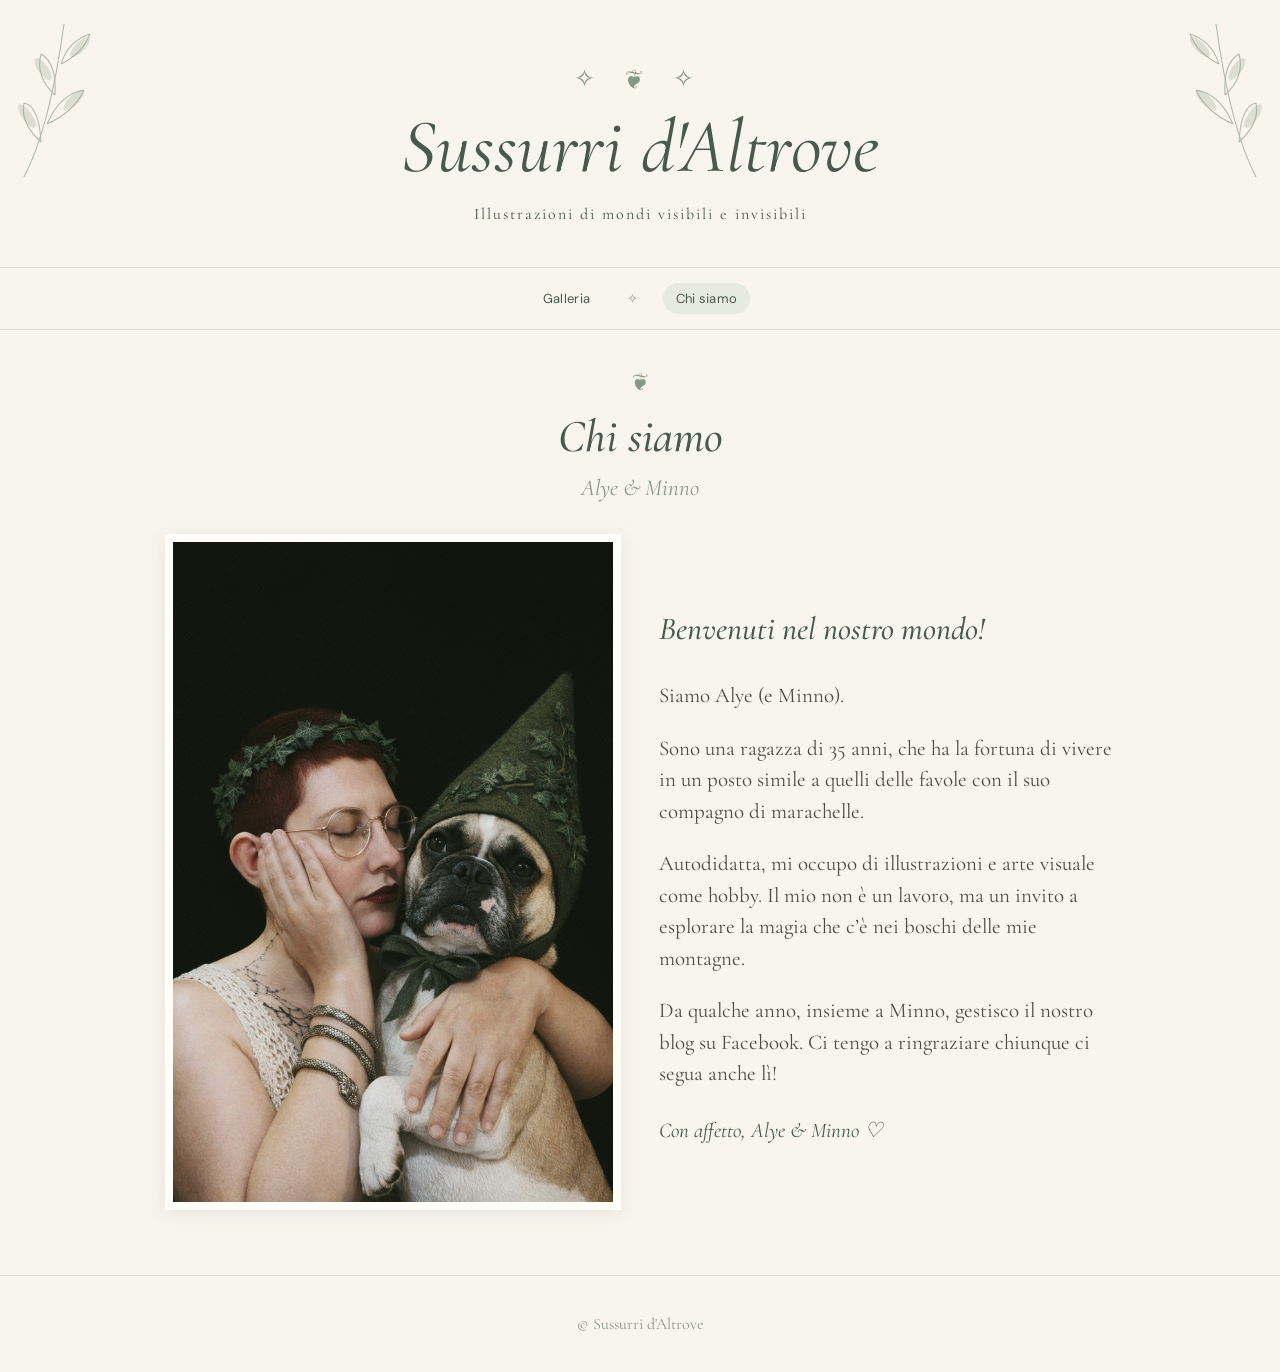
<file: chi-siamo.html>
<!DOCTYPE html>
<html lang="it">
<head>
  <meta charset="UTF-8">
  <meta name="viewport" content="width=device-width, initial-scale=1.0">
  <title>Chi siamo | Sussurri d'Altrove</title>
  <link rel="stylesheet" href="style.css">
</head>
<body>
  <header class="intestazione">
    <p class="simbolo">✧ ❦ ✧</p>
    <h1>Sussurri d'Altrove</h1>
    <p class="sottotitolo">Illustrazioni di mondi visibili e invisibili</p>
  </header>

  <nav class="menu-altrove" aria-label="Navigazione principale">
    <a href="index.html#galleria">Galleria</a>
    <span aria-hidden="true">✧</span>
    <a href="chi-siamo.html" aria-current="page">Chi siamo</a>
  </nav>

  <main>
    <section class="presentazione">
      <p class="ornamento">❦</p>
      <h2>Chi siamo</h2>
      <p class="presentazione-sottotitolo">Alye & Minno</p>

      <div class="presentazione-contenuto">
        <img src="immagini/alye-minno.jpg"
             alt="Alye insieme a Minno"
             class="presentazione-foto">

        <div class="presentazione-testo">
          <h3>Benvenuti nel nostro mondo!</h3>
          <p>Siamo Alye (e Minno).</p>
          <p>Sono una ragazza di 35 anni, che ha la fortuna di vivere in un posto simile a quelli delle favole con il suo compagno di marachelle.</p>
          <p>Autodidatta, mi occupo di illustrazioni e arte visuale come hobby. Il mio non è un lavoro, ma un invito a esplorare la magia che c’è nei boschi delle mie montagne.</p>
          <p>Da qualche anno, insieme a Minno, gestisco il nostro blog su Facebook. Ci tengo a ringraziare chiunque ci segua anche lì!</p>
          <p class="firma">Con affetto, Alye & Minno ♡</p>
        </div>
      </div>
    </section>
  </main>

  <footer><p>© Sussurri d'Altrove</p></footer>
<!-- Cloudflare Web Analytics -->
<script type="module" src="https://static.cloudflareinsights.com/beacon.min.js" data-cf-beacon='{"token":"4b8cdc91597543c3afbc2662b9e89692"}'></script>
<!-- End Cloudflare Web Analytics -->
</body>
</html>
</file>
<file: style.css>
@import url('https://fonts.googleapis.com/css2?family=Cormorant+Garamond:ital,wght@0,400;0,500;0,600;1,400;1,500&family=DM+Sans:wght@400;500&display=swap');

:root {
  --avorio: #f8f5ed;
  --carta: #fffdf8;
  --verde: #465b4b;
  --salvia: #879884;
  --inchiostro: #514a40;
  --bordo: #ddd8c9;
}

* {
  box-sizing: border-box;
}

body {
  margin: 0;
  background: var(--avorio);
  color: var(--inchiostro);
  font-family: 'Cormorant Garamond', Georgia, serif;
  -webkit-font-smoothing: antialiased;
}

.intestazione {
  text-align: center;
  padding: 64px 20px 43px;
  border-bottom: 1px solid var(--bordo);
}

.simbolo {
  color: var(--salvia);
  font-size: 25px;
  letter-spacing: 12px;
  margin: 0 0 15px;
}

h1 {
  color: var(--verde);
  font-size: clamp(42px, 7vw, 76px);
  font-weight: 400;
  font-style: italic;
  line-height: 1;
  margin: 0;
}

.sottotitolo {
  margin: 19px 0 0;
  font-size: 16px;
  letter-spacing: 2px;
  color: var(--verde);
}

main {
  max-width: 1050px;
  margin: 0 auto;
  padding: 38px 20px 65px;
}

.benvenuto {
  max-width: 660px;
  margin: 0 auto;
  text-align: center;
}

.ornamento {
  color: var(--salvia);
  font-size: 23px;
  margin: 0 0 12px;
}

h2 {
  color: var(--verde);
  font-size: clamp(32px, 5vw, 46px);
  font-weight: 500;
  font-style: italic;
  margin: 0 0 18px;
}

.benvenuto p:not(.ornamento) {
  font-size: 22px;
  line-height: 1.5;
  margin: 0 0 16px;
}

footer {
  text-align: center;
  border-top: 1px solid var(--bordo);
  padding: 22px;
  color: var(--salvia);
  font-size: 16px;
}

@media (max-width: 600px) {
  .intestazione {
    padding: 45px 16px 33px;
  }

  .sottotitolo {
    font-size: 13px;
    letter-spacing: 1px;
  }

  main {
    padding: 30px 20px 48px;
  }

  .benvenuto p:not(.ornamento) {
    font-size: 20px;
  }
}

/* Rametti botanici delicati */
.intestazione {
  position: relative;
  overflow: hidden;
}

.intestazione::before,
.intestazione::after {
  content: "";
  position: absolute;
  top: 12px;
  width: 135px;
  height: 175px;
  background-image: url("data:image/svg+xml,%3Csvg xmlns='http://www.w3.org/2000/svg' viewBox='0 0 135 175'%3E%3Cg fill='none' stroke='%238b9b87' stroke-width='1.1' opacity='.65'%3E%3Cpath d='M12 165 Q38 115 52 12 M29 130 Q8 111 12 91 M35 112 Q62 100 72 78 M43 83 Q23 65 29 42 M49 52 Q70 42 78 22'/%3E%3Cpath d='M12 91 Q27 94 29 130 M72 78 Q48 82 35 112 M29 42 Q45 51 43 83 M78 22 Q56 29 49 52'/%3E%3C/g%3E%3Cg fill='%23a4b09a' opacity='.32'%3E%3Cellipse cx='15' cy='104' rx='5' ry='14' transform='rotate(-35 15 104)'/%3E%3Cellipse cx='62' cy='88' rx='5' ry='14' transform='rotate(45 62 88)'/%3E%3Cellipse cx='31' cy='57' rx='5' ry='13' transform='rotate(-35 31 57)'/%3E%3Cellipse cx='68' cy='35' rx='5' ry='13' transform='rotate(45 68 35)'/%3E%3C/g%3E%3C/svg%3E");
  background-repeat: no-repeat;
  background-size: contain;
  pointer-events: none;
}

.intestazione::before {
  left: 12px;
}

.intestazione::after {
  right: 12px;
  transform: scaleX(-1);
}

@media (max-width: 600px) {
  .intestazione::before,
  .intestazione::after {
    width: 65px;
    height: 105px;
    opacity: .55;
  }
}

/* Galleria delle creazioni */
.galleria {
  max-width: 900px;
  margin: 65px auto 0;
  text-align: center;
}

.galleria > h2 {
  margin-bottom: 8px;
}

.galleria-intro {
  font-size: 20px;
  font-style: italic;
  color: var(--salvia);
  margin: 0 0 35px;
}

.opera {
  display: grid;
  grid-template-columns: minmax(0, 1fr) minmax(0, 1fr);
  align-items: center;
  gap: 30px;
  padding: 32px 0;
  border-top: 1px solid var(--bordo);
  text-align: left;
}

.opera-immagine img {
  display: block;
  width: 100%;
  height: auto;
  aspect-ratio: 3 / 4;
  object-fit: contain;
  border-radius: 3px;
}

.opera-testo {
  padding: 10px 0;
}

.opera-collezione {
  font-family: 'DM Sans', sans-serif;
  font-size: 10px;
  letter-spacing: 2px;
  text-transform: uppercase;
  color: var(--salvia);
}

.opera-testo h3 {
  font-size: clamp(27px, 4vw, 39px);
  font-weight: 500;
  font-style: italic;
  line-height: 1.1;
  color: var(--verde);
  margin: 14px 0;
}

.opera-testo p {
  font-size: 20px;
  line-height: 1.35;
  margin: 10px 0;
}

.opera-formato {
  color: var(--salvia);
}

.opera-prezzo {
  font-size: 29px !important;
  color: var(--verde);
  margin: 18px 0 !important;
}

.opera-whatsapp {
  display: inline-block;
  padding: 12px 20px;
  background: #718675;
  color: #fffdf8;
  text-decoration: none;
  border-radius: 4px;
  font-family: 'DM Sans', sans-serif;
  font-size: 12px;
  letter-spacing: .3px;
  transition: background .2s;
}

.opera-whatsapp:hover {
  background: #465b4b;
}

@media (max-width: 600px) {
  .galleria {
    margin-top: 42px;
  }

  .opera {
    gap: 13px;
    padding: 24px 0;
  }

  .opera-collezione {
    font-size: 8px;
    letter-spacing: .8px;
  }

  .opera-testo h3 {
    font-size: 23px;
    margin: 8px 0;
  }

  .opera-testo p {
    font-size: 15px;
    margin: 7px 0;
  }

  .opera-prezzo {
    font-size: 24px !important;
    margin: 10px 0 !important;
  }

  .opera-whatsapp {
    font-size: 10px;
    padding: 10px 9px;
    text-align: center;
  }
}

/* Tele leggermente più piccole */
.opera-immagine img {
  width: 88%;
  margin: 0 auto;
}



/* Menu di navigazione */
.menu-altrove {
  display: flex;
  justify-content: center;
  align-items: center;
  gap: 24px;
  padding: 15px;
  border-bottom: 1px solid var(--bordo);
  font-family: 'DM Sans', sans-serif;
  font-size: 13px;
  letter-spacing: .3px;
}
.menu-altrove a {
  color: var(--verde);
  text-decoration: none;
  border-radius: 20px;
  padding: 7px 13px;
}
.menu-altrove a:hover,
.menu-altrove a[aria-current="page"] {
  background: #e7eadf;
}
.menu-altrove span { color: var(--salvia); }

/* Pagina Chi siamo */
.presentazione {
  max-width: 950px;
  margin: 0 auto;
  text-align: center;
}
.presentazione-sottotitolo {
  color: var(--salvia);
  font-style: italic;
  font-size: 23px;
  margin: -8px 0 32px;
}
.presentazione-contenuto {
  display: grid;
  grid-template-columns: 1fr 1fr;
  align-items: center;
  gap: 38px;
  text-align: left;
}
.presentazione-foto {
  width: 100%;
  height: auto;
  border: 8px solid var(--carta);
  box-shadow: 0 3px 20px #514a4018;
}
.presentazione-testo h3 {
  color: var(--verde);
  font-size: 32px;
  font-style: italic;
  font-weight: 500;
}
.presentazione-testo p {
  font-size: 21px;
  line-height: 1.5;
}
.presentazione-testo .firma {
  font-style: italic;
  color: var(--verde);
  margin-top: 25px;
}
@media (max-width: 600px) {
  .menu-altrove { gap: 10px; font-size: 12px; }
  .presentazione-contenuto {
    grid-template-columns: 1fr;
    gap: 22px;
  }
  .presentazione-foto {
    max-width: 350px;
    margin: 0 auto;
  }
  .presentazione-testo h3 { font-size: 29px; }
  .presentazione-testo p { font-size: 20px; }
}


/* Dicitura spedizione inclusa */
.opera-prezzo .spedizione {
  font-family: 'Cormorant Garamond', serif;
  font-size: 15px;
  font-style: italic;
  font-weight: 400;
  color: var(--salvia);
  white-space: nowrap;
}

@media (max-width: 600px) {
  .opera-prezzo .spedizione {
    font-size: 12px;
  }
}
</file>
